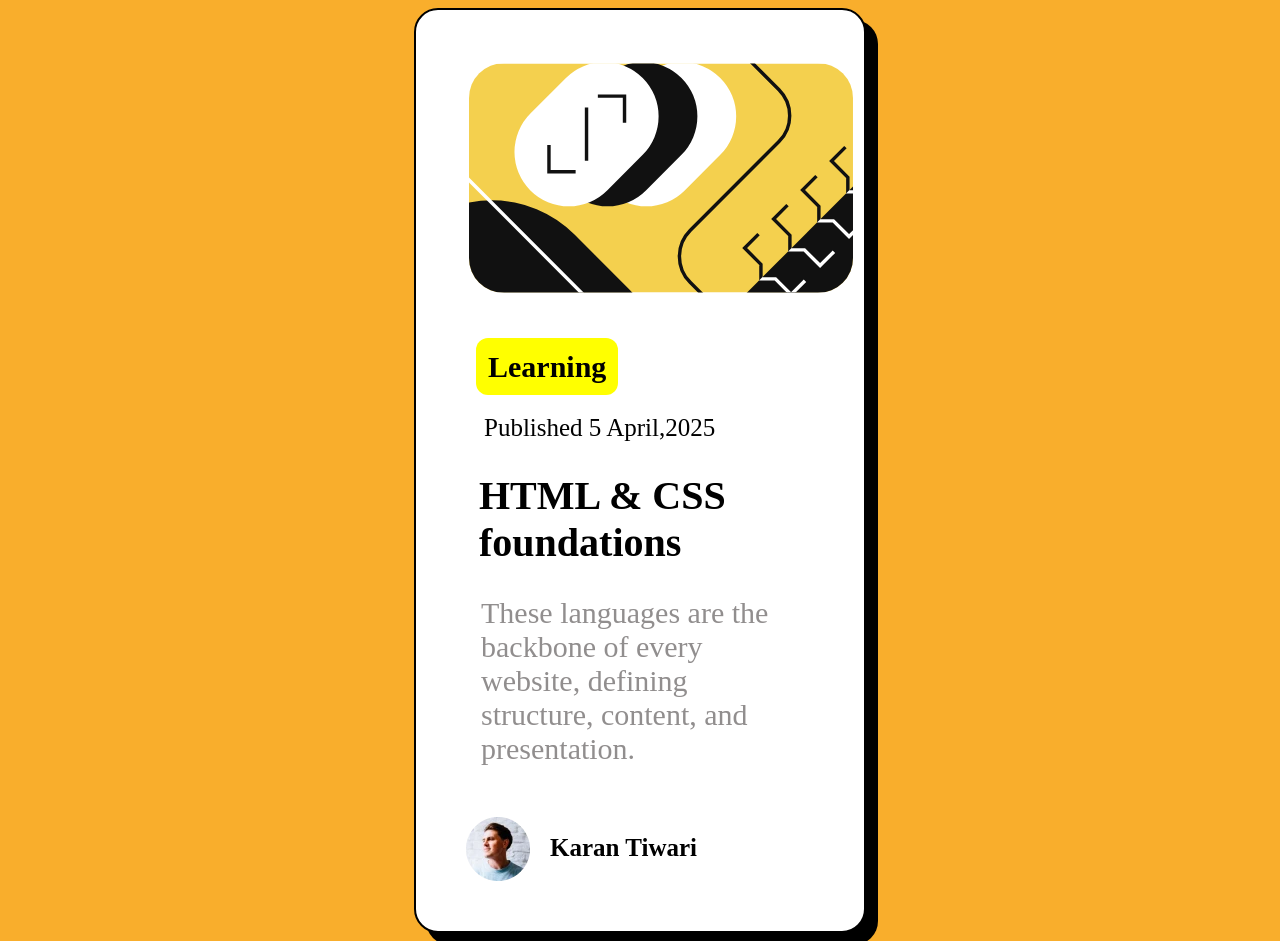
<file: Blog preview card/index.html>
<!DOCTYPE html>
<html lang="en">

<head>
    <meta charset="UTF-8">
    <meta name="viewport" content="width=device-width, initial-scale=1.0">
    <title>Document</title>
    <link rel="stylesheet" href="style.css">
</head>


<body>
    <div class="container">
        <div class="image1">
        <img src="illustration-article.svg" alt=""></div>
        <div class="line">
            Learning
        </div>
        <div class="line1">Published 5 April,2025 </div>
        <div class="line2 ">HTML & CSS foundations</div>
        <p>These languages are the backbone of every website, defining structure, content, and presentation.</p>
       <div class="image2">
     <span><img src="image-avatar.webp"  alt=""> Karan Tiwari </span>
    </div>
    </div>
</body>

</html>
</file>
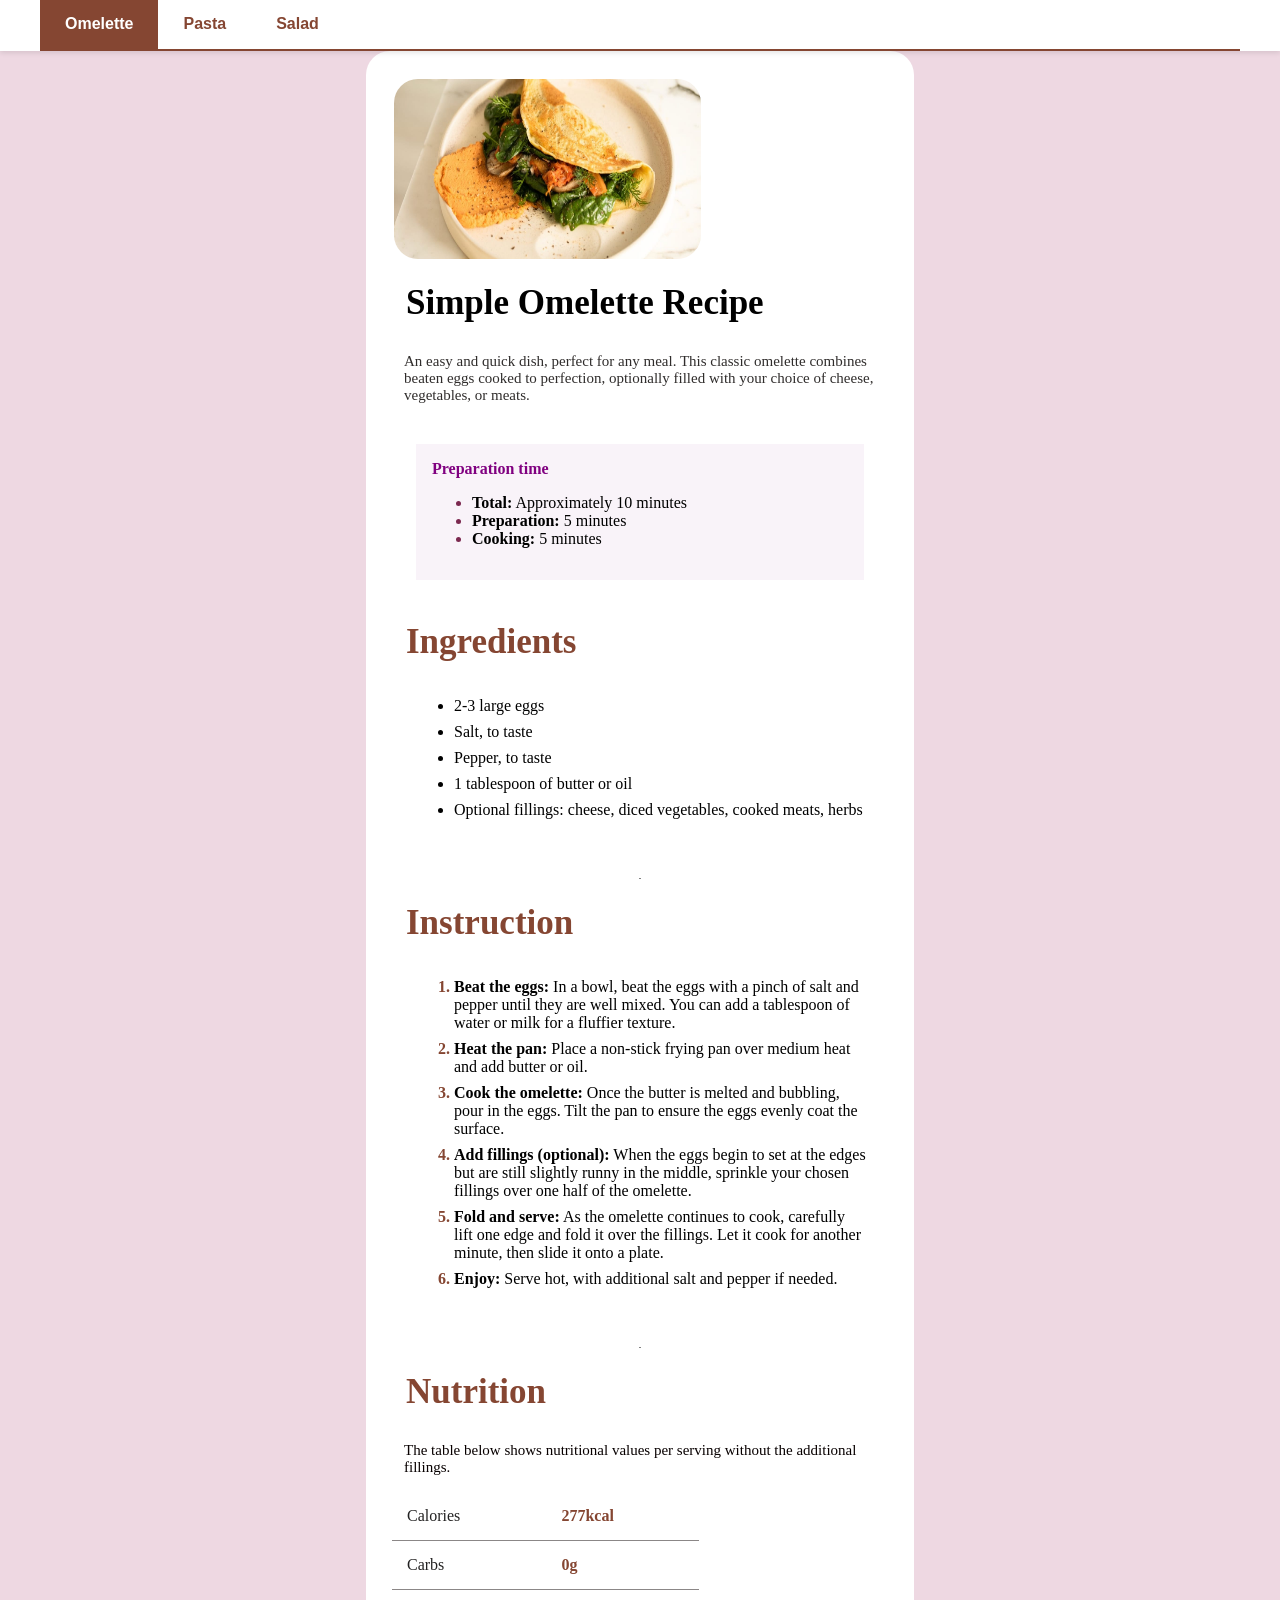
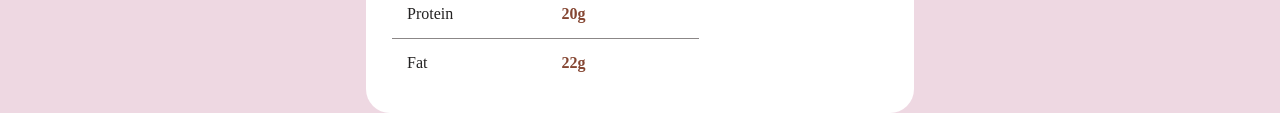
<file: Reciepe Page/index.html>
<!DOCTYPE html>
<html lang="en">

<head>
    <meta charset="UTF-8">
    <meta name="viewport" content="width=device-width, initial-scale=1.0">
    <title>Recipe Collection</title>
    <link rel="stylesheet" href="style.css">
</head>

<body>
    <div class="tabs-container">
        <div class="tabs">
            <button class="tab-btn active" data-tab="recipe1">Omelette</button>
            <button class="tab-btn" data-tab="recipe2">Pasta</button>
            <button class="tab-btn" data-tab="recipe3">Salad</button>
        </div>
    </div>

    <!-- Recipe 1: Omelette -->
    <div class="recipe-content active" id="recipe1">
        <div class="card">
            <div class="image">
                <img src="image-omelette.jpeg" alt="Omelette">
            </div>
            <div class="content">
                Simple Omelette Recipe
            </div>
            <div class="line">
                An easy and quick dish, perfect for any meal. This classic omelette combines beaten eggs cooked to
                perfection, optionally filled with your choice of cheese, vegetables, or meats.</div>
            <div class="line1">
                Preparation time
                <ul>
                    <li><b> Total:</b> Approximately 10 minutes</li>
                    <li> <b>Preparation: </b> 5 minutes</li>
                    <li> <b>Cooking:</b> 5 minutes</li>
                </ul>
            </div>
            <div class="line2">
                Ingredients
                <ul>
                    <li>2-3 large eggs</li>
                    <li>Salt, to taste </li>
                    <li>Pepper, to taste</li>
                    <li>1 tablespoon of butter or oil</li>
                    <li> Optional fillings: cheese, diced vegetables, cooked meats, herbs</li>
                </ul>

            </div>
            <hr color="gray" size="1px">
            <div class="line2">
                Instruction
                <ol>
                    <li><b>Beat the eggs:</b> In a bowl, beat the eggs with a pinch of salt and pepper until they are well
                        mixed. You can add a tablespoon of water or milk for a fluffier texture. </li>
                    <li><b>Heat the pan:</b> Place a non-stick frying pan over medium heat and add butter or oil. </li>
                    <li><b>Cook the omelette:</b> Once the butter is melted and bubbling, pour in the eggs. Tilt the pan to
                        ensure the eggs evenly coat the surface.</li>
                    <li><b>Add fillings (optional):</b> When the eggs begin to set at the edges but are still slightly runny
                        in the middle, sprinkle your chosen fillings over one half of the omelette.</li>
                    <li><b>Fold and serve:</b> As the omelette continues to cook, carefully lift one edge and fold it over
                        the fillings. Let it cook for another minute, then slide it onto a plate.</li>
                    <li><b>Enjoy:</b> Serve hot, with additional salt and pepper if needed.</li>
                </ol>
            </div>
            <hr color="gray" size="1px">
            <div class="line2">
                Nutrition</div>
            <div class="line3">The table below shows nutritional values per serving without the additional fillings.</div>
            <table>
                <tr>
                    <td> Calories </td>
                    <td style="color:  hsl(14, 45%, 36%); font-weight: bold;">277kcal </td>
                </tr>
                <tr>
                    <td> Carbs</td>
                    <td style="color:  hsl(14, 45%, 36%);font-weight: bold;">0g </td>
                </tr>
                <tr>
                    <td> Protein </td>
                    <td style="color:  hsl(14, 45%, 36%);font-weight: bold;">20g </td>
                </tr>
                <tr>
                    <td> Fat</td>
                    <td style="color: hsl(14, 45%, 36%);font-weight: bold;">22g </td>
                </tr>

            </table>

        </div>
    </div>

    <!-- Recipe 2: Pasta -->
    <div class="recipe-content" id="recipe2">
        <div class="card">
            <div class="content">
                Classic Pasta Carbonara
            </div>
            <div class="line">
                A traditional Italian pasta dish made with eggs, cheese, pancetta, and black pepper. Creamy, delicious, and ready in just 20 minutes.
            </div>
            <div class="line1">
                Preparation time
                <ul>
                    <li><b> Total:</b> Approximately 20 minutes</li>
                    <li> <b>Preparation: </b> 10 minutes</li>
                    <li> <b>Cooking:</b> 10 minutes</li>
                </ul>
            </div>
            <div class="line2">
                Ingredients
                <ul>
                    <li>400g spaghetti or pasta of choice</li>
                    <li>200g pancetta or guanciale, diced</li>
                    <li>4 large eggs</li>
                    <li>100g Pecorino Romano cheese, grated</li>
                    <li>Black pepper, to taste</li>
                    <li>Salt, to taste</li>
                </ul>
            </div>
            <hr color="gray" size="1px">
            <div class="line2">
                Instruction
                <ol>
                    <li><b>Cook the pasta:</b> Bring a large pot of salted water to boil. Add pasta and cook until al dente.</li>
                    <li><b>Fry the pancetta:</b> In a large skillet, fry diced pancetta over medium heat until crispy.</li>
                    <li><b>Mix the eggs:</b> In a bowl, whisk together eggs, grated cheese, and black pepper.</li>
                    <li><b>Combine:</b> Remove pasta from heat and reserve 1 cup of pasta water. Drain pasta and add to pancetta.</li>
                    <li><b>Create the sauce:</b> Pour egg mixture over hot pasta, stirring constantly. Add pasta water gradually for creaminess.</li>
                    <li><b>Serve:</b> Top with extra cheese and pepper. Serve immediately.</li>
                </ol>
            </div>
        </div>
    </div>

    <!-- Recipe 3: Salad -->
    <div class="recipe-content" id="recipe3">
        <div class="card">
            <div class="content">
                Fresh Garden Salad
            </div>
            <div class="line">
                A refreshing and healthy salad loaded with fresh vegetables, crispy greens, and a tangy vinaigrette. Perfect for any meal.
            </div>
            <div class="line1">
                Preparation time
                <ul>
                    <li><b> Total:</b> Approximately 15 minutes</li>
                    <li> <b>Preparation: </b> 15 minutes</li>
                    <li> <b>Cooking:</b> 0 minutes</li>
                </ul>
            </div>
            <div class="line2">
                Ingredients
                <ul>
                    <li>200g mixed salad greens</li>
                    <li>2 medium tomatoes, diced</li>
                    <li>1 cucumber, sliced</li>
                    <li>1 red bell pepper, diced</li>
                    <li>100g feta cheese, crumbled</li>
                    <li>3 tablespoons olive oil</li>
                    <li>1 tablespoon balsamic vinegar</li>
                    <li>Salt and pepper to taste</li>
                </ul>
            </div>
            <hr color="gray" size="1px">
            <div class="line2">
                Instruction
                <ol>
                    <li><b>Prepare vegetables:</b> Wash and cut all vegetables into bite-sized pieces.</li>
                    <li><b>Combine greens:</b> Place mixed greens in a large bowl.</li>
                    <li><b>Add vegetables:</b> Top greens with tomatoes, cucumber, and bell pepper.</li>
                    <li><b>Make dressing:</b> In a small bowl, whisk olive oil and balsamic vinegar together.</li>
                    <li><b>Assemble:</b> Pour dressing over salad and toss gently.</li>
                    <li><b>Serve:</b> Top with crumbled feta cheese and black pepper. Serve immediately.</li>
                </ol>
            </div>
        </div>
    </div>

    <script>
        const tabButtons = document.querySelectorAll('.tab-btn');
        const recipeContents = document.querySelectorAll('.recipe-content');

        tabButtons.forEach(button => {
            button.addEventListener('click', () => {
                const tabId = button.getAttribute('data-tab');

                // Remove active class from all buttons and contents
                tabButtons.forEach(btn => btn.classList.remove('active'));
                recipeContents.forEach(content => content.classList.remove('active'));

                // Add active class to clicked button and corresponding content
                button.classList.add('active');
                document.getElementById(tabId).classList.add('active');
            });
        });
    </script>
</body>

</html>
</file>
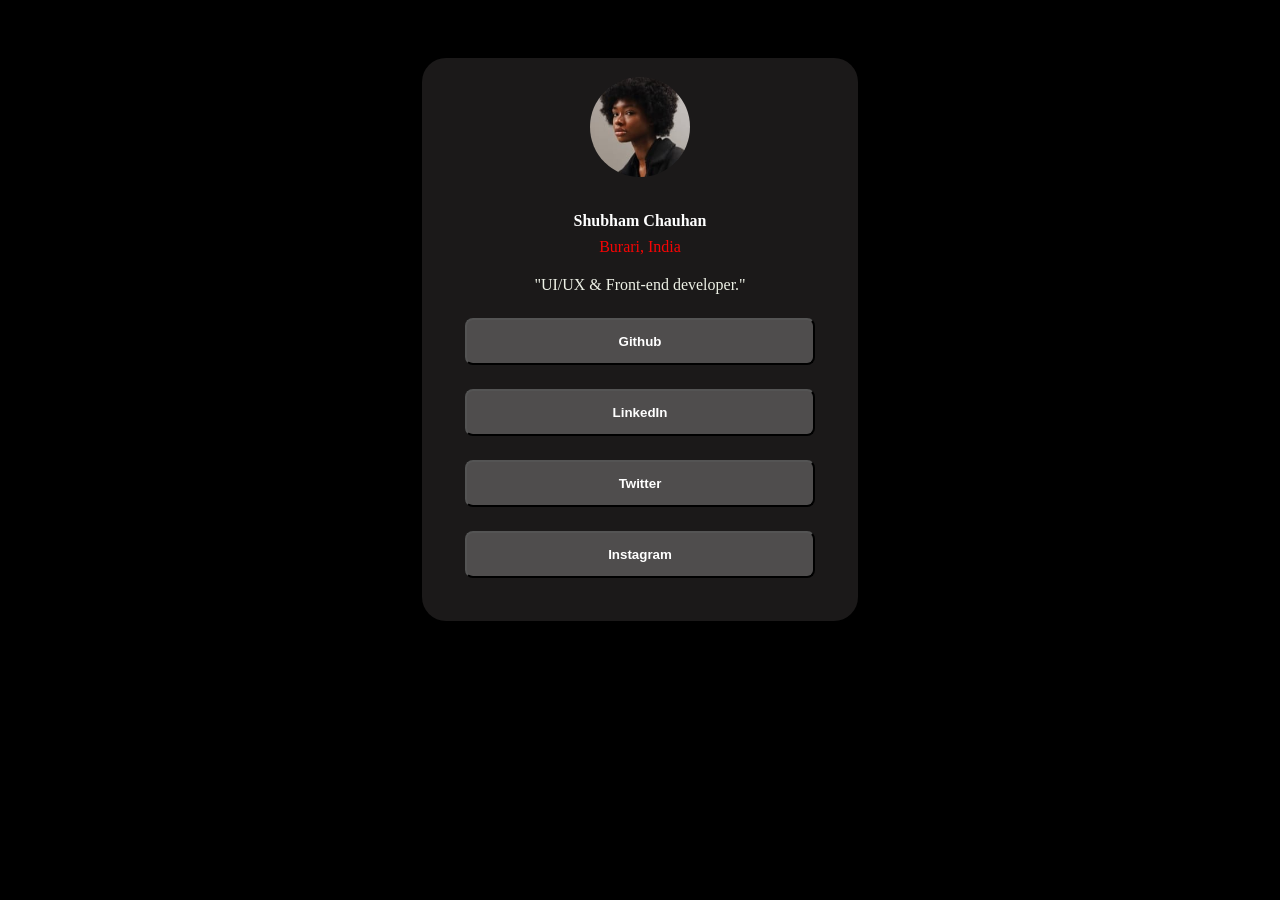
<file: Social Page/index.html>
<!DOCTYPE html>
<html lang="en">

<head>
    <meta charset="UTF-8">
    <meta name="viewport" content="width=device-width, initial-scale=1.0">
    <title>Document</title>
    <link rel="stylesheet" href="style.css">
</head>


<body>
    <div class="container">
        <img src="avatar-jessica.jpeg" alt="" class="center">


        <div class="line"> Shubham Chauhan</div>
        <div class="line1">Burari, India</div>
        <div class="line2">"UI/UX & Front-end developer."</div>
        <button class="button button1">
            Github

        </button>
        <button  class="button button1">
            LinkedIn

        </button>
        <button class="button button1">
            Twitter

        </button>
        <button class="button button1">
            Instagram

        </button>

    </div>
</body>

</html>
</file>
<file: Blog preview card/style.css>
body {
    background-color: rgb(249, 174, 44);
    display: flex;
}

.container {
    border-radius: 24px;
    border: 2px solid black;
    width: 35vw;
    margin: auto;
    background-color: white;
    box-shadow: 12px 12px;
}

.image1 img {
    margin: 28px;
    padding: 25px;
    border-radius: 60px;
    width: 30vw;
}

.line {
    background-color: yellow;
    display: inline;
    font-weight: bold;
    font-size: 30px;
    margin: 60px;
    padding: 12px;
    border-radius: 12px;
}

.line1 {
    font-size: 25px;
    margin: 30px 60px;
    padding: 0px 8px;
    border-radius: 12px;
}

.line2 {
    font-size: 40px;
    margin: 30px 55px;
    padding: 0px 8px;
    border-radius: 12px;
    font-weight: bold;
}

.line2:hover{
    color: red;
    cursor: pointer;
}

.container p{
    font-size: 30px;
    margin: 0 45px;
    padding: 0 20px;
    color: rgb(145, 142, 142);
}

.image2 span {
    display: flex;
    gap: 20px;
    align-items: center;
    font-weight: bold;
    font-size: 25px;
    margin:  20px;
    padding: 30px;
  }
</file>
<file: Reciepe Page/style.css>
body {
    background-color: rgb(238, 216, 226);
    margin: 0;
    padding: 0;
}

.tabs-container {
    background-color: white;
    position: sticky;
    top: 0;
    z-index: 100;
    box-shadow: 0 2px 5px rgba(0, 0, 0, 0.1);
}

.tabs {
    display: flex;
    gap: 0;
    border-bottom: 2px solid hsl(14, 45%, 36%);
    max-width: 1200px;
    margin: 0 auto;
}

.tab-btn {
    padding: 15px 25px;
    background-color: transparent;
    border: none;
    cursor: pointer;
    font-size: 16px;
    font-weight: bold;
    color: hsl(14, 45%, 36%);
    transition: all 0.3s ease;
    border-bottom: 3px solid transparent;
    margin-bottom: -2px;
}

.tab-btn:hover {
    background-color: rgb(249, 243, 249);
}

.tab-btn.active {
    color: white;
    background-color: hsl(14, 45%, 36%);
    border-bottom-color: hsl(14, 45%, 36%);
}

.recipe-content {
    display: none;
    animation: fadeIn 0.3s ease;
}

.recipe-content.active {
    display: block;
}

.card {
    background-color: white;
    margin: auto;
    padding: 24px;
    border-radius: 24px;
    height: auto;
    max-width: 500px;
    display: flex;
    flex-direction: column;
}

.image {
    padding: 4px;
}

.image img {
    border-radius: 24px;
    width: 24vw;
    height: 20vh;
}

.content {
    font-size: 35px;
    font-weight: bold;
    margin: 16px;
}

.line {
    color: hsl(24, 5%, 18%);
    font-size: 15px;
    margin: 14px;
}

.line1 {
    color: purple;
    margin: 26px;
    padding: 16px;
    background-color: rgb(249, 243, 249);
    font-weight: bold;

}

.line1 li {
    color: black;
    font-weight: normal;
}

.line1 li::marker {
    color: hsl(332, 51%, 32%)
}

.line2 {
    color: hsl(14, 45%, 36%);
    font-weight: bold;
    font-size: 35px;
    margin: 16px;
    font-weight: bold;

}

.line2 li {
    font-weight: normal;
    color: black;
    font-size: 16px;
    margin: 8px;
}

.line2 ol ::marker {
    color: hsl(14, 45%, 36%);
    font-weight: bold;
}

.line3 {
    color: rgb(8, 0, 0);
    font-size: 15px;
    margin: 14px;
}

table {
    width: 24vw;
    border-collapse: collapse;
    margin: 2px;
}

td {
    color: rgb(35, 34, 34);
    padding: 15px;
}

tr {
    border-bottom: 1px solid rgb(139, 135, 135);
}

tr:last-child {
    border-bottom: none;
}

@keyframes fadeIn {
    from {
        opacity: 0;
    }
    to {
        opacity: 1;
    }
}
</file>
<file: Social Page/style.css>
body {
    background-color: black;
    display: flex;
    padding-top: 50px;
}

.container {
    max-width: 500px;
    margin: auto;
    background-color: rgba(42, 39, 39, 0.662);
    border-radius: 24px;
    padding: 19px;
    height: auto;

}

img {
    border-radius: 360px;
    align-items: center;
}

.line {
    font-weight: bold;
    color: white;
    text-align: center;
    margin: 8px;
}

.line1 {
    margin: 7px;
    color: rgb(248, 4, 4);
    text-align: center;

}

.line2 {
    margin: 20px;
    color: rgb(238, 241, 230);
    text-align: center;

}

.center {
    display: block;
    margin-left: auto;
    margin-right: auto;
    width: 25%;
    margin-bottom: 35px;
}

button {
    display: block;
    background-color: rgb(79, 77, 77);
    font-weight: bold;
    color: white;
    cursor: pointer;
    border-radius: 8px;
    width: 350px;
    margin: 24px;
    padding: 14px;
}

.button1:hover {
    background-color: rgb(205, 50, 81);

}
</file>
